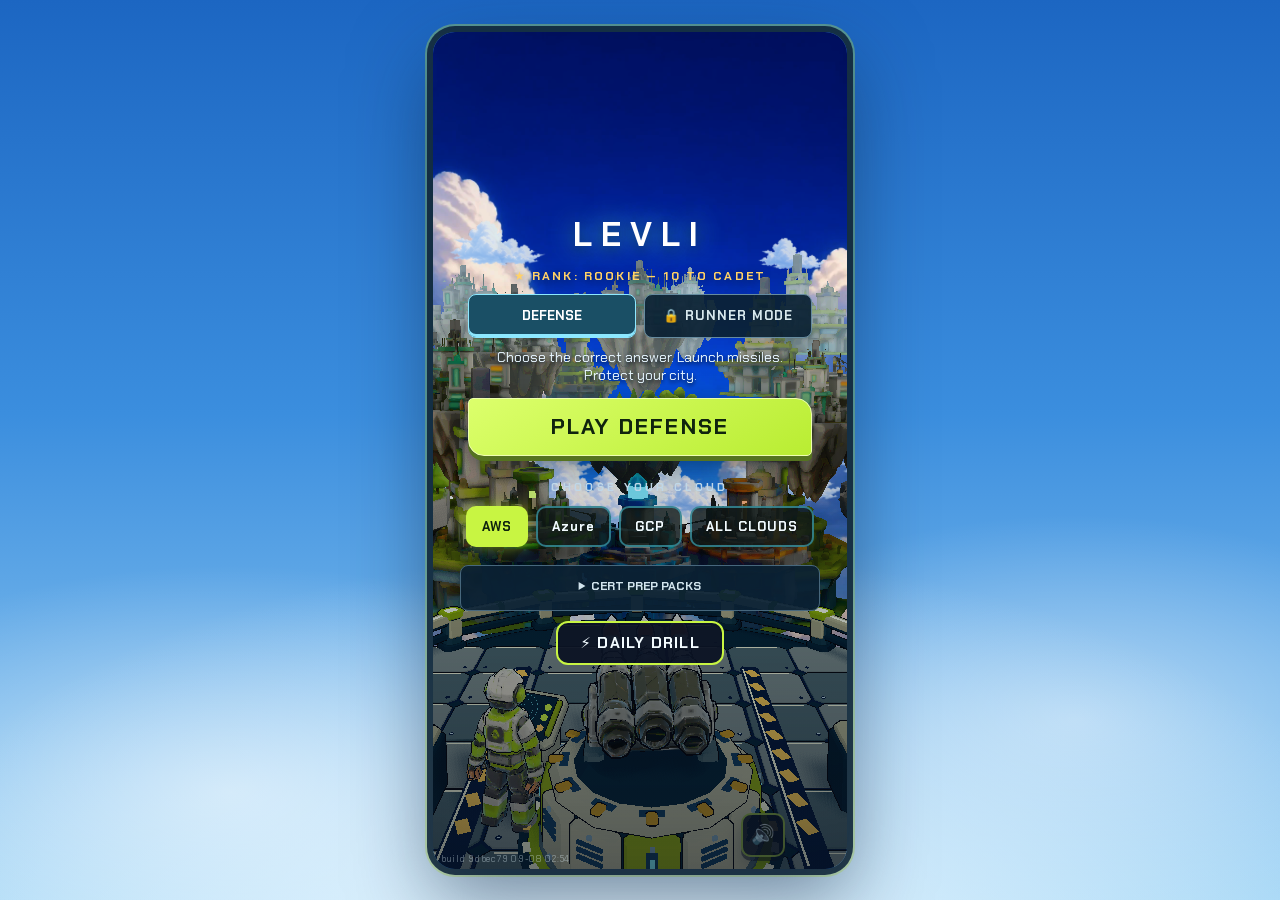
<file: index.html>
<!doctype html>
<html lang="en">
  <head>
    <meta charset="UTF-8" />
    <meta
      name="viewport"
      content="width=device-width, initial-scale=1.0, maximum-scale=1.0, user-scalable=no, viewport-fit=cover"
    />
    <meta name="theme-color" content="#2e7fd9" />
    <meta
      name="description"
      content="LEVLI: Cloud Defense — defend the floating cloud city by answering AWS and cloud-security questions."
    />
    <meta name="mobile-web-app-capable" content="yes" />
    <meta name="apple-mobile-web-app-status-bar-style" content="black-translucent" />
    <link
      rel="icon"
      href="data:image/svg+xml,%3Csvg xmlns='http://www.w3.org/2000/svg' viewBox='0 0 100 100'%3E%3Cpath d='M50 4 L90 20 V52 C90 76 72 92 50 98 C28 92 10 76 10 52 V20 Z' fill='%23c8f542' stroke='%232c3440' stroke-width='6'/%3E%3C/svg%3E"
    />
    <title>LEVLI: Cloud Defense</title>
    <script type="module" crossorigin src="./assets/index-xw18saVo.js"></script>
    <link rel="stylesheet" crossorigin href="./assets/index-BPCuMyrn.css">
  </head>
  <body>
    <div id="desktop-frame">
      <div id="game-root">
        <canvas id="game-canvas" aria-label="LEVLI Cloud Defense game scene"></canvas>
        <div id="hud"></div>
      </div>
    </div>
  </body>
</html>
</file>
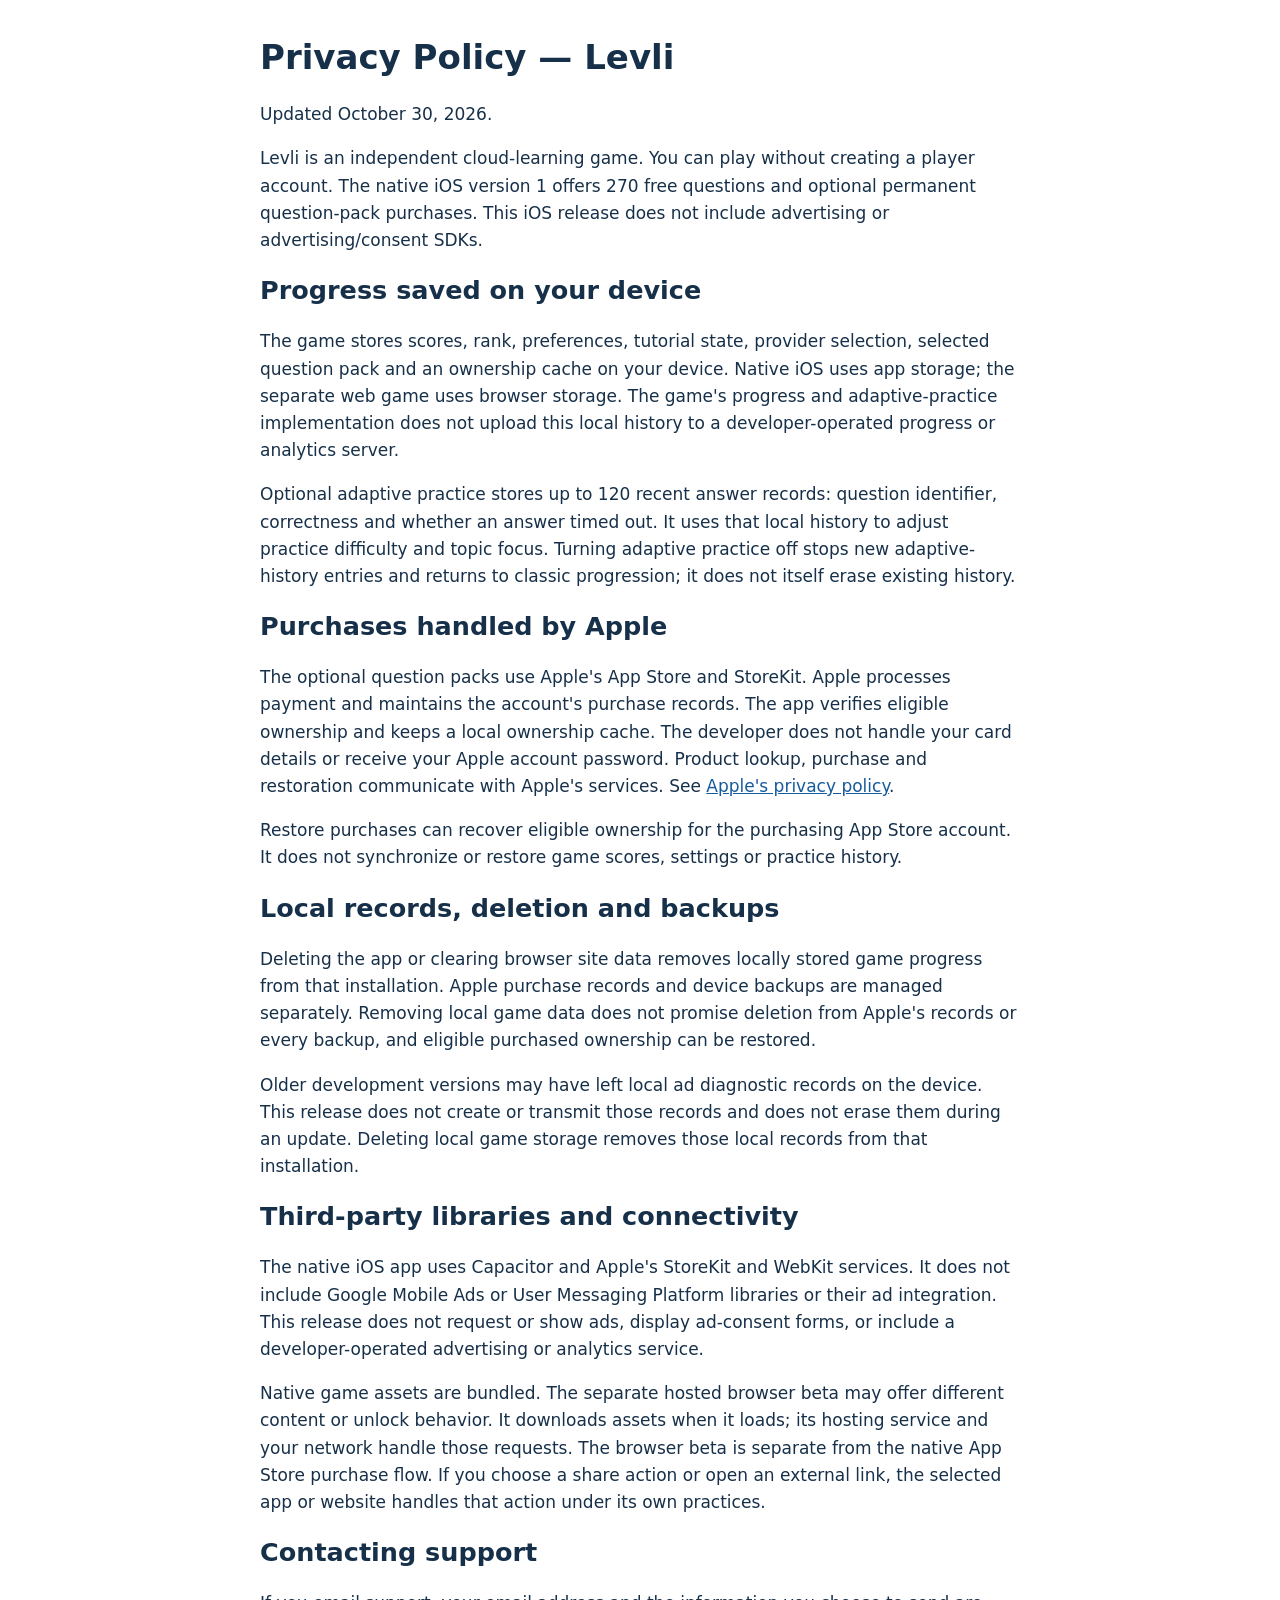
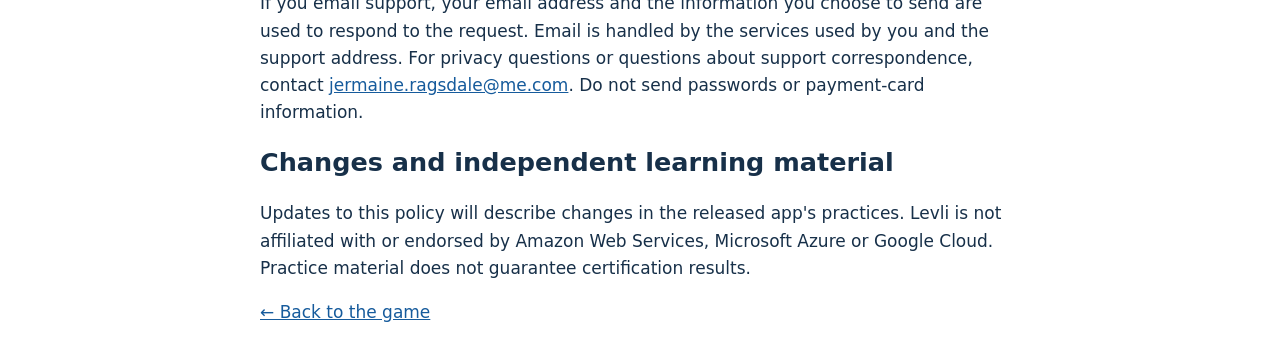
<file: privacy.html>
<!doctype html>
<html lang="en"><head><meta charset="utf-8"><meta name="viewport" content="width=device-width,initial-scale=1"><title>Privacy Policy — Levli</title><style>body{font:17px/1.6 system-ui,sans-serif;margin:36px auto;padding:0 20px;max-width:760px;color:#173049}a{color:#165b9c}h1,h2{line-height:1.25}.draft{padding:14px;background:#fff2ce;border:1px solid #d2aa43}</style></head><body>
<!-- Approved correction published October 30, 2026. -->
<h1>Privacy Policy — Levli</h1>
<p>Updated October 30, 2026.</p>
<p>Levli is an independent cloud-learning game. You can play without creating a player account. The native iOS version 1 offers 270 free questions and optional permanent question-pack purchases. This iOS release does not include advertising or advertising/consent SDKs.</p>
<h2>Progress saved on your device</h2>
<p>The game stores scores, rank, preferences, tutorial state, provider selection, selected question pack and an ownership cache on your device. Native iOS uses app storage; the separate web game uses browser storage. The game's progress and adaptive-practice implementation does not upload this local history to a developer-operated progress or analytics server.</p>
<p>Optional adaptive practice stores up to 120 recent answer records: question identifier, correctness and whether an answer timed out. It uses that local history to adjust practice difficulty and topic focus. Turning adaptive practice off stops new adaptive-history entries and returns to classic progression; it does not itself erase existing history.</p>
<h2>Purchases handled by Apple</h2>
<p>The optional question packs use Apple's App Store and StoreKit. Apple processes payment and maintains the account's purchase records. The app verifies eligible ownership and keeps a local ownership cache. The developer does not handle your card details or receive your Apple account password. Product lookup, purchase and restoration communicate with Apple's services. See <a href="https://www.apple.com/legal/privacy/" rel="noopener">Apple's privacy policy</a>.</p>
<p>Restore purchases can recover eligible ownership for the purchasing App Store account. It does not synchronize or restore game scores, settings or practice history.</p>
<h2>Local records, deletion and backups</h2>
<p>Deleting the app or clearing browser site data removes locally stored game progress from that installation. Apple purchase records and device backups are managed separately. Removing local game data does not promise deletion from Apple's records or every backup, and eligible purchased ownership can be restored.</p>
<p>Older development versions may have left local ad diagnostic records on the device. This release does not create or transmit those records and does not erase them during an update. Deleting local game storage removes those local records from that installation.</p>
<h2>Third-party libraries and connectivity</h2>
<p>The native iOS app uses Capacitor and Apple's StoreKit and WebKit services. It does not include Google Mobile Ads or User Messaging Platform libraries or their ad integration. This release does not request or show ads, display ad-consent forms, or include a developer-operated advertising or analytics service.</p>
<p>Native game assets are bundled. The separate hosted browser beta may offer different content or unlock behavior. It downloads assets when it loads; its hosting service and your network handle those requests. The browser beta is separate from the native App Store purchase flow. If you choose a share action or open an external link, the selected app or website handles that action under its own practices.</p>
<h2>Contacting support</h2>
<p>If you email support, your email address and the information you choose to send are used to respond to the request. Email is handled by the services used by you and the support address. For privacy questions or questions about support correspondence, contact <a href="mailto:jermaine.ragsdale@me.com">jermaine.ragsdale@me.com</a>. Do not send passwords or payment-card information.</p>
<h2>Changes and independent learning material</h2>
<p>Updates to this policy will describe changes in the released app's practices. Levli is not affiliated with or endorsed by Amazon Web Services, Microsoft Azure or Google Cloud. Practice material does not guarantee certification results.</p>
<p><a class="back" href="./index.html">← Back to the game</a></p>
</body></html>
</file>
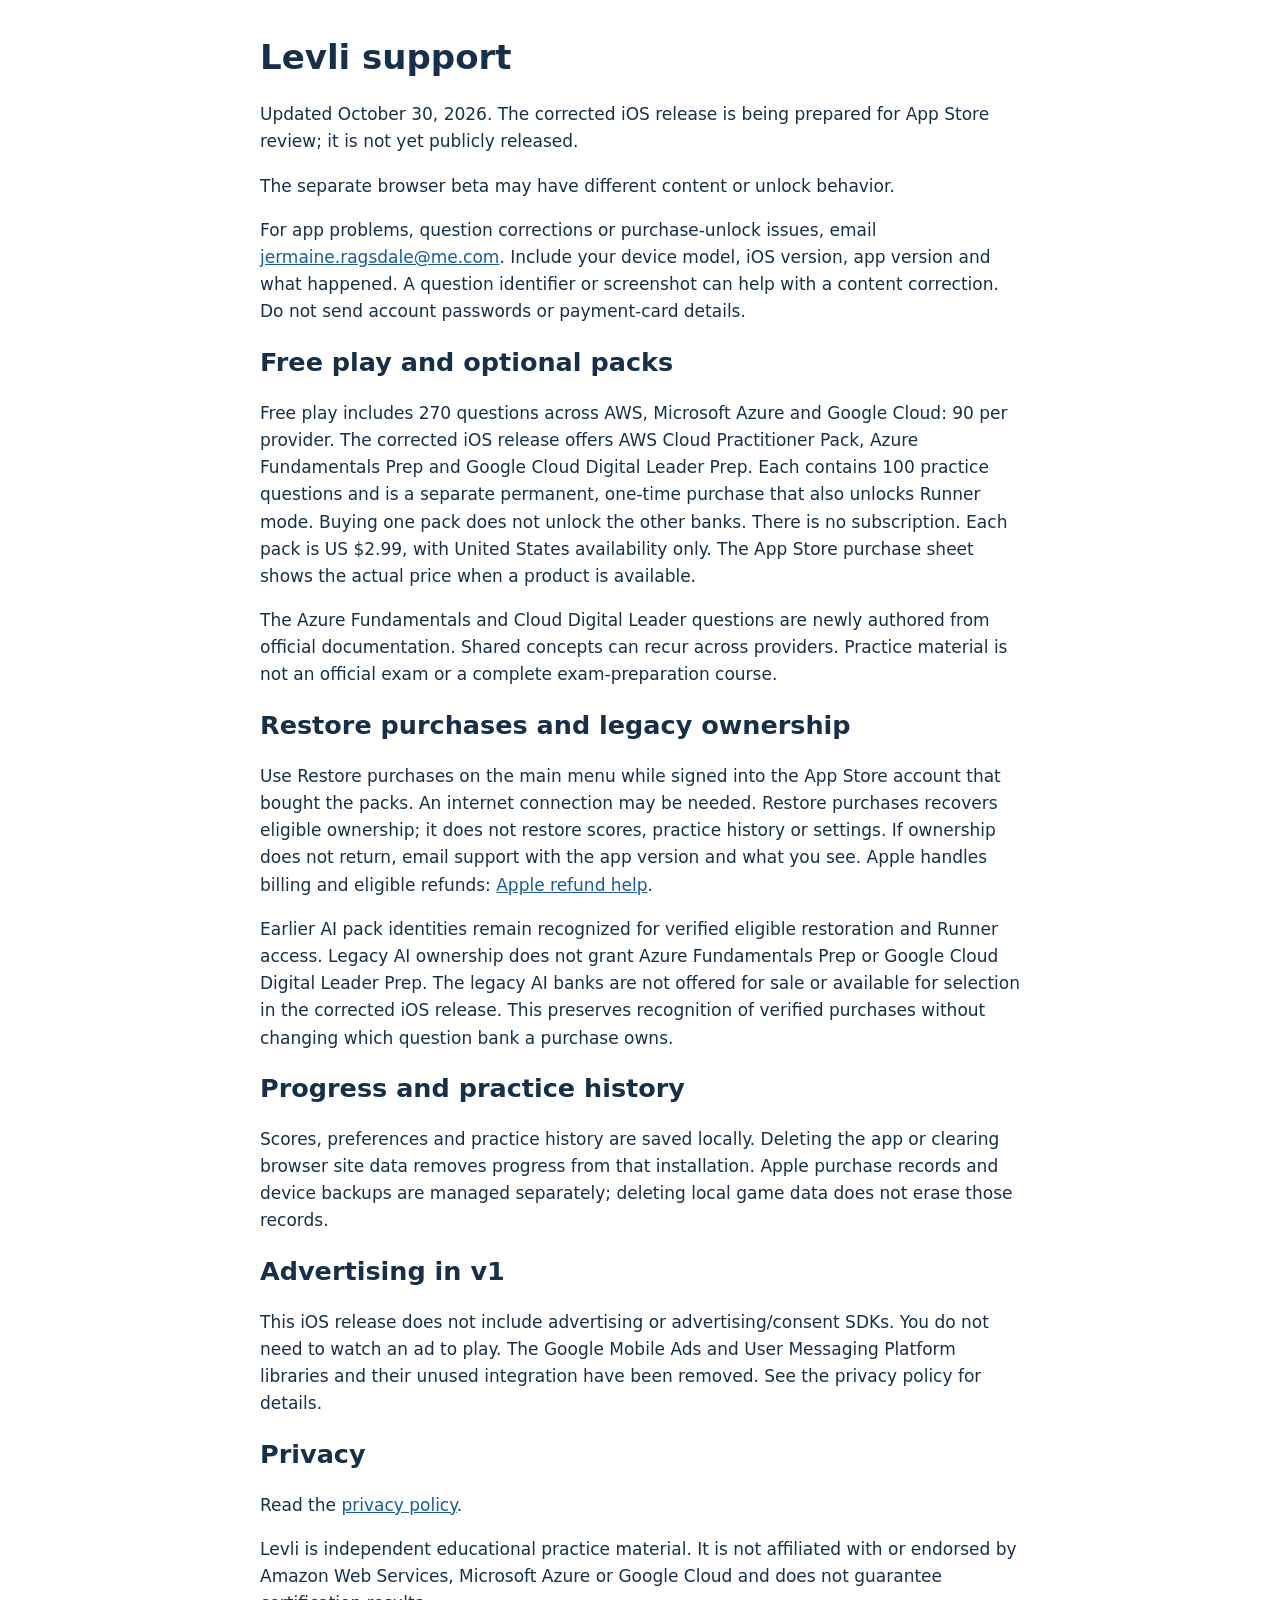
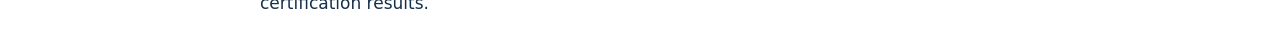
<file: support.html>
<!doctype html>
<html lang="en"><head><meta charset="utf-8"><meta name="viewport" content="width=device-width,initial-scale=1"><title>Support — Levli</title><style>body{font:17px/1.6 system-ui,sans-serif;margin:36px auto;padding:0 20px;max-width:760px;color:#173049}a{color:#165b9c}h1,h2{line-height:1.25}.draft{padding:14px;background:#fff2ce;border:1px solid #d2aa43}</style></head><body>
<!-- Approved correction published October 30, 2026. -->
<h1>Levli support</h1>
<p>Updated October 30, 2026. The corrected iOS release is being prepared for App Store review; it is not yet publicly released.</p>
<p>The separate browser beta may have different content or unlock behavior.</p>
<p>For app problems, question corrections or purchase-unlock issues, email <a href="mailto:jermaine.ragsdale@me.com">jermaine.ragsdale@me.com</a>. Include your device model, iOS version, app version and what happened. A question identifier or screenshot can help with a content correction. Do not send account passwords or payment-card details.</p>
<h2>Free play and optional packs</h2>
<p>Free play includes 270 questions across AWS, Microsoft Azure and Google Cloud: 90 per provider. The corrected iOS release offers AWS Cloud Practitioner Pack, Azure Fundamentals Prep and Google Cloud Digital Leader Prep. Each contains 100 practice questions and is a separate permanent, one-time purchase that also unlocks Runner mode. Buying one pack does not unlock the other banks. There is no subscription. Each pack is US $2.99, with United States availability only. The App Store purchase sheet shows the actual price when a product is available.</p>
<p>The Azure Fundamentals and Cloud Digital Leader questions are newly authored from official documentation. Shared concepts can recur across providers. Practice material is not an official exam or a complete exam-preparation course.</p>
<h2>Restore purchases and legacy ownership</h2>
<p>Use Restore purchases on the main menu while signed into the App Store account that bought the packs. An internet connection may be needed. Restore purchases recovers eligible ownership; it does not restore scores, practice history or settings. If ownership does not return, email support with the app version and what you see. Apple handles billing and eligible refunds: <a href="https://support.apple.com/118223">Apple refund help</a>.</p>
<p>Earlier AI pack identities remain recognized for verified eligible restoration and Runner access. Legacy AI ownership does not grant Azure Fundamentals Prep or Google Cloud Digital Leader Prep. The legacy AI banks are not offered for sale or available for selection in the corrected iOS release. This preserves recognition of verified purchases without changing which question bank a purchase owns.</p>
<h2>Progress and practice history</h2>
<p>Scores, preferences and practice history are saved locally. Deleting the app or clearing browser site data removes progress from that installation. Apple purchase records and device backups are managed separately; deleting local game data does not erase those records.</p>
<h2>Advertising in v1</h2>
<p>This iOS release does not include advertising or advertising/consent SDKs. You do not need to watch an ad to play. The Google Mobile Ads and User Messaging Platform libraries and their unused integration have been removed. See the privacy policy for details.</p>
<h2>Privacy</h2>
<p>Read the <a href="./privacy.html">privacy policy</a>.</p>
<p>Levli is independent educational practice material. It is not affiliated with or endorsed by Amazon Web Services, Microsoft Azure or Google Cloud and does not guarantee certification results.</p>
</body></html>
</file>
<file: assets/index-BPCuMyrn.css>
@font-face{font-family:Chakra Petch;font-style:normal;font-weight:400;font-display:swap;src:url(./chakra-petch-400-B4bAsm6z.woff2)format("woff2")}@font-face{font-family:Chakra Petch;font-style:normal;font-weight:700;font-display:swap;src:url(./chakra-petch-700-BVfRasCZ.woff2)format("woff2")}:root{--lime:#c8f542;--ink:#141d33;--glass:#0b1424e0;--lime-dark:#8fc21f;--cyan:#4fd8f0;--cyan-deep:#1f9fd0;--orange:#ff9b3d;--coral:#ff6a5e;--yellow:#ffd166;--panel-dark:#0b1424f0;--panel-border:#b9e94c;--hud-text:#f2fbff;--shadow-soft:0 4px 0 #09102080, 0 8px 18px #0a1e3c4d;--safe-top:env(safe-area-inset-top,0px);--safe-bottom:env(safe-area-inset-bottom,0px)}*{box-sizing:border-box;margin:0;padding:0}html,body{-webkit-user-select:none;user-select:none;-webkit-tap-highlight-color:transparent;touch-action:manipulation;background:#17395e;height:100%;font-family:Chakra Petch,Avenir Next Condensed,Arial Narrow,system-ui,-apple-system,sans-serif;overflow:hidden}#desktop-frame{background:radial-gradient(120% 90% at 50% 108%,#eaf7ff 0%,#eaf7ff00 52%),radial-gradient(60% 42% at 18% 88%,#ffffff8c 0%,#fff0 60%),radial-gradient(52% 38% at 84% 80%,#ffffff73 0%,#fff0 60%),linear-gradient(#1c66c2 0%,#3b8ede 46%,#9fd4f5 100%);justify-content:center;align-items:center;display:flex;position:fixed;inset:0}#game-root{background:#3b8ede;width:100%;height:100%;position:relative;overflow:hidden}@media (min-width:768px){#game-root{border-radius:22px;width:min(430px,46vh);height:min(93vh,932px);box-shadow:0 30px 80px #081e3c80,0 0 0 6px #0c2038d9,0 0 0 8px #c8f54259}}#game-canvas{width:100%;height:100%;display:block;position:absolute;inset:0}#game-root:after{content:"";pointer-events:none;z-index:1;background:radial-gradient(125% 95% at 50% 42%,#0000 60%,#0812281a 82%,#060e223d 100%);position:absolute;inset:0}#hud{z-index:2;pointer-events:none;color:var(--hud-text);position:absolute;inset:0;overflow:hidden}#hud button{pointer-events:auto;font-family:inherit}.hud-status{-webkit-backdrop-filter:blur(10px)saturate(1.3);top:calc(10px + var(--safe-top));background:linear-gradient(145deg,#173448,#091925 78%);border:2px solid #426176;border-top-color:#c8f542;border-radius:5px 14px;min-width:118px;padding:7px 12px 8px;position:absolute;left:10px;box-shadow:0 3px #07121e,inset 0 0 0 3px #102434}.hud-levli{letter-spacing:.32em;color:#cfe3d2;font-size:11px;font-weight:700}.hud-score{letter-spacing:.06em;color:var(--lime);font-variant-numeric:tabular-nums;text-shadow:0 2px #263913;font-size:26px;font-weight:800;line-height:1.05}.hud-best{letter-spacing:.14em;color:#9fc0d8;font-variant-numeric:tabular-nums;margin-top:1px;font-size:10px;font-weight:700}.hud-best:empty{display:none}.hud-status.record{border-color:var(--yellow);box-shadow:0 0 16px #ffd16659,0 4px #0a101c8c}.hud-status.record .hud-best{color:var(--yellow)}.hud-wave{letter-spacing:.18em;color:#e9f4ee;margin-top:2px;font-size:12px;font-weight:700}.hud-wave-bar{background:#ffffff2e;border-radius:3px;height:5px;margin-top:4px;overflow:hidden}.hud-wave-bar>div{background:var(--lime);border-radius:3px;width:30%;height:100%;transition:width .4s}.hud-combo{top:calc(186px + var(--safe-top));text-align:left;opacity:0;transition:opacity .25s,transform .25s cubic-bezier(.2,1.6,.4,1);position:absolute;left:14px;transform:scale(.8)}.hud-combo.visible{opacity:1;transform:scale(1)}.hud-combo .combo-label{letter-spacing:.28em;color:#fff;text-shadow:0 2px 6px #0a1e3c99;font-size:12px;font-weight:800}.hud-combo .combo-value{color:var(--lime);text-shadow:0 0 14px #c8f5428c,0 2px 4px #0a1e3c99;font-size:34px;font-weight:800;line-height:1}.hud-combo.bump .combo-value{animation:.35s cubic-bezier(.2,1.8,.4,1) combo-bump}@keyframes combo-bump{0%{transform:scale(1)}40%{transform:scale(1.35)}to{transform:scale(1)}}.hud-shields{-webkit-backdrop-filter:blur(10px)saturate(1.3);top:calc(10px + var(--safe-top));background:var(--glass);box-shadow:var(--shadow-soft);border:2px solid #b9e94ca6;border-radius:10px;gap:7px;padding:8px 10px;display:flex;position:absolute;right:10px}.shield-icon{width:22px;height:26px;transition:opacity .3s,filter .3s}.shield-icon.lost{opacity:.22;filter:grayscale()}.shield-icon.hit-flash{animation:.6s shield-flash}@keyframes shield-flash{0%,40%,80%{filter:brightness(3)drop-shadow(0 0 8px #ff6a5e)}20%,60%,to{filter:none}}.hud-question{-webkit-backdrop-filter:blur(10px)saturate(1.3);top:calc(104px + var(--safe-top));text-align:center;width:min(86%,370px);box-shadow:var(--shadow-soft), 0 0 18px #c8f5422e;clip-path:polygon(14px 0,calc(100% - 14px) 0,100% 12px,100% calc(100% - 12px),calc(100% - 14px) 100%,14px 100%,0 calc(100% - 12px),0 12px);opacity:0;background:linear-gradient(160deg,#193647,#081d2a 75%);border:2px solid #82adbf;border-radius:4px;padding:16px 18px 12px;font-size:18px;font-weight:700;line-height:1.35;transition:opacity .35s;position:absolute;left:50%;transform:translate(-50%)}.hud-question.visible{opacity:1}.hud-question:before{content:"";clip-path:inherit;pointer-events:none;border:1px solid #345b6b;position:absolute;inset:4px}.hud-question:after{content:"";pointer-events:none;background:linear-gradient(90deg,#54d9f4 65%,#0000 65% 70%,#c8f542 70%);width:24%;height:3px;position:absolute;top:2px;left:38%;transform:skew(-30deg)}.hud-timer{background:#ffffff29;border-radius:3px;height:5px;margin-top:8px;overflow:hidden}.hud-timer>div{background:var(--lime);border-radius:3px;width:100%;height:100%;transition:width .15s linear}.hud-timer>div.urgent{background:var(--coral)}.answer-label{box-sizing:border-box;-webkit-backdrop-filter:blur(6px)saturate(1.2);color:#fff;letter-spacing:.025em;overflow-wrap:normal;word-break:normal;text-align:center;text-shadow:0 1px 2px #000a14cc;cursor:pointer;background:linear-gradient(145deg,#184f6af7,#071b2bfa);border:2px solid #69d2fff2;border-radius:5px 13px;min-width:72px;max-width:calc(33.33% - 14px);padding:12px 7px;font-size:19px;font-weight:700;line-height:1.25;transition:transform .12s,box-shadow .2s,background .2s,border-color .2s;position:absolute;transform:translate(-50%,-50%);box-shadow:0 0 18px #4fd8f080,0 4px 14px #06101e59,inset 0 0 14px #4fd8f024}.answer-label:before{content:"";pointer-events:none;border:1px solid #96e1ff59;border-radius:2px 9px;position:absolute;inset:3px}.answer-label:after{content:"";pointer-events:none;background:#78dcfff2;border:1px solid #dcf5ffe6;width:11px;height:11px;position:absolute;bottom:-17px;left:50%;transform:translate(-50%)rotate(45deg);box-shadow:0 0 10px #4fd8f0e6}.answer-label[data-index="0"]:after{background:#b9e94cf2;box-shadow:0 0 10px #b9e94ce6}.answer-label[data-index="2"]:after{background:#f5a24bf2;box-shadow:0 0 10px #f5a24be6}.answer-label[data-index="0"]{border-color:#b9e94cf2;box-shadow:0 0 18px #b9e94c66,0 4px #09102080,inset 0 0 14px #b9e94c1f}.answer-label[data-index="2"]{border-color:#ff9b3df2;box-shadow:0 0 18px #ff9b3d66,0 4px #09102080,inset 0 0 14px #ff9b3d1f}.answer-label:focus-visible{outline:3px solid var(--yellow);outline-offset:2px}.answer-label:hover,.answer-label:focus-visible{outline:none;transform:translate(-50%,-50%)scale(1.07);box-shadow:0 0 22px #4fd8f0cc,inset 0 0 22px #4fd8f04d}.answer-label:active{transform:translate(-50%,-50%)scale(.96)}.answer-label.selected{border-color:var(--yellow);box-shadow:0 0 24px #ffd166d9}.answer-label.correct{border-color:var(--lime);text-shadow:0 0 10px #c8f542e6;background:#34580acc;box-shadow:0 0 26px #c8f542e6}.answer-label.correct:after{content:" ✓"}.answer-label.wrong{border-color:var(--coral);text-shadow:0 0 10px #ff6a5ee6;background:#60120ccc;animation:.4s wrong-shake;box-shadow:0 0 26px #ff6a5ee6}.answer-label.wrong:after{content:" ✕"}.answer-label.disabled{pointer-events:none}@keyframes wrong-shake{0%,to{transform:translate(-50%,-50%)}25%{transform:translate(calc(-50% - 6px),-50%)}75%{transform:translate(calc(6px - 50%),-50%)}}.hud-bossbar{top:calc(196px + var(--safe-top));border:2px solid var(--coral);background:#280e0ccc;border-radius:10px;flex-direction:column;align-items:center;gap:5px;padding:8px 16px;display:none;position:absolute;left:50%;transform:translate(-50%);box-shadow:0 0 18px #ff6a5e73}.hud-bossbar.visible{display:flex}.boss-label{letter-spacing:.22em;color:#ffd9d5;font-size:12px;font-weight:700}.boss-pips{gap:6px;display:flex}.boss-pip{background:var(--coral);border-radius:4px;width:34px;height:9px;transition:background .3s,box-shadow .3s;box-shadow:0 0 8px #ff6a5ecc}.boss-pip.lost{box-shadow:none;background:#ffffff29}.start-rank{letter-spacing:.18em;color:var(--yellow);text-shadow:0 2px 8px #0a1e3ccc;margin-top:2px;font-size:12px;font-weight:700}.start-best{letter-spacing:.14em;color:#cfe3d2;text-shadow:0 2px 8px #0a1e3ccc;font-variant-numeric:tabular-nums;margin-top:4px;font-size:12px;font-weight:700}.start-best:empty{display:none}.hud-newbest{letter-spacing:.08em;color:var(--yellow);background:var(--panel-dark);border:3px solid var(--yellow);opacity:0;pointer-events:none;z-index:30;white-space:nowrap;border-radius:14px;padding:10px 24px;font-size:26px;font-weight:800;position:absolute;top:26%;left:50%;transform:translate(-50%,-50%)scale(.6);box-shadow:0 4px #0a101c8c,0 0 26px #ffd16666}.hud-newbest.visible{animation:2.4s cubic-bezier(.22,1.2,.36,1) forwards newbest-pop}@keyframes newbest-pop{0%{opacity:0;transform:translate(-50%,-50%)scale(.5)}12%{opacity:1;transform:translate(-50%,-50%)scale(1.1)}22%{transform:translate(-50%,-50%)scale(1)}80%{opacity:1}to{opacity:0;transform:translate(-50%,-50%)scale(.94)}}.hud-banner{-webkit-backdrop-filter:blur(10px)saturate(1.3);z-index:6;left:50%;bottom:calc(15% + var(--safe-bottom));background:var(--glass);border:2px solid var(--panel-border);text-align:center;opacity:0;width:min(82%,360px);box-shadow:var(--shadow-soft);border-radius:12px;padding:12px 18px;font-size:15px;font-weight:700;line-height:1.4;transition:opacity .3s,transform .3s cubic-bezier(.2,1.4,.4,1);position:absolute;transform:translate(-50%)scale(.9)}.hud-banner.visible{opacity:1;transform:translate(-50%)scale(1)}.hud-banner.success{border-color:var(--lime);color:#eaffbe}.hud-banner.failure{border-color:var(--coral);color:#ffe1de}.hud-banner .banner-title{letter-spacing:.12em;margin-bottom:4px;font-size:20px;font-weight:800}.hud-banner.combat-feedback{top:var(--feedback-top);max-height:var(--feedback-height);pointer-events:auto;width:min(84%,355px);padding:9px 12px;font-size:13px;line-height:1.35;bottom:auto;overflow-y:auto}.hud-banner.combat-feedback .banner-title{letter-spacing:.055em;font-size:14px}.hud-banner.compact-feedback{padding:6px 10px}.hud-banner.compact-feedback .banner-title,.banner-outcome{display:none}.hud-banner.compact-feedback .banner-outcome{margin-bottom:3px;font-size:11px;font-weight:700;line-height:1.2;display:block}.hud-banner.wave-intro{box-shadow:none;letter-spacing:.3em;color:#fff;text-shadow:0 0 24px #4fd8f0e6,0 4px 10px #0a1e3cb3;background:0 0;border:none;font-size:40px;font-weight:800;top:40%;bottom:auto}.hud-utils{right:10px;bottom:calc(12px + var(--safe-bottom));gap:8px;display:flex;position:absolute}.util-btn{-webkit-backdrop-filter:blur(10px)saturate(1.3);background:var(--glass);width:44px;height:44px;color:var(--hud-text);cursor:pointer;box-shadow:var(--shadow-soft);border:2px solid #b9e94ca6;border-radius:10px;justify-content:center;align-items:center;font-size:19px;transition:transform .1s;display:flex}.util-btn:active{transform:scale(.92)}.util-btn.off{opacity:.55}.hud-gameover,.hud-pause{-webkit-backdrop-filter:blur(3px);backdrop-filter:blur(3px);text-align:center;background:#08101ec7;flex-direction:column;justify-content:center;align-items:center;gap:14px;padding:24px;display:none;position:absolute;inset:0}.hud-gameover.visible,.hud-pause.visible{display:flex}.hud-gameover h2,.hud-pause h2{letter-spacing:.2em;color:var(--coral);text-shadow:0 0 18px #ff6a5e99;font-size:30px}.hud-pause h2{color:var(--cyan);text-shadow:0 0 18px #4fd8f099}#hud:has(.hud-pause.visible) :is(.hud-question,.answer-label,.hud-banner,.hud-modifier){visibility:hidden!important;pointer-events:none!important}.runner-hud:has(.runner-pause.visible) :is(.runner-question,.runner-lanes,.runner-feedback,.runner-hint){visibility:hidden!important;pointer-events:none!important}.hud-gameover .go-stats{color:#dcedf5;width:min(88%,360px);font-size:16px;line-height:1.5}.go-verdict{text-align:center;color:var(--hud-text);background:#101a18b8;border:2px solid #ffffff38;border-radius:12px;margin-bottom:12px;padding:10px 14px}.go-verdict.record{border-color:var(--yellow);background:#ffd1661f;box-shadow:0 0 18px #ffd16640}.go-verdict-title{letter-spacing:.08em;font-size:16px;font-weight:800}.go-verdict.record .go-verdict-title{color:var(--yellow)}.go-verdict-sub{opacity:.85;margin-top:3px;font-size:12px}.go-grid{text-align:left;background:#101a18b8;border:2px solid #b9e94c80;border-radius:12px;grid-template-columns:1fr 1fr;gap:8px 14px;padding:14px 16px;display:grid}.go-cell .go-label{letter-spacing:.22em;color:#9fb8a8;font-size:10px;font-weight:700}.go-cell .go-value{color:var(--lime);font-size:19px;font-weight:700}.go-review{text-align:left;background:#280e0cbf;border:2px solid #ff6a5e99;border-radius:12px;margin-top:12px;padding:12px 16px}.go-review .go-review-title{letter-spacing:.22em;color:#e8a09a;font-size:10px;font-weight:700}.go-review-list{-webkit-overflow-scrolling:touch;overscroll-behavior:contain;pointer-events:auto;max-height:min(30vh,260px);margin-top:4px;padding-right:6px;overflow-y:auto}.go-review-item{padding:8px 0}.go-review-item+.go-review-item{border-top:1px solid #ff6a5e40}.go-hit-q{color:#fff;margin-top:4px;font-size:14px;font-weight:700}.go-hit-a{color:var(--lime);margin-top:2px;font-size:14px;font-weight:700}.go-hit-x{color:#f4d9d6;margin-top:2px;font-size:12.5px;line-height:1.45}.go-buttons{gap:12px;margin-top:10px;display:flex}.go-retry,.pause-resume{letter-spacing:.14em;color:#10240e;background:var(--lime);cursor:pointer;border:none;border-radius:12px;padding:14px 40px;font-family:inherit;font-size:20px;font-weight:700;transition:transform .1s;box-shadow:0 0 24px #c8f5428c}.go-retry:active,.pause-resume:active{transform:scale(.95)}.go-menu,.go-share,.pause-menu{letter-spacing:.12em;color:var(--hud-text);cursor:pointer;background:#101a18d9;border:2px solid #b9e94c80;border-radius:12px;padding:14px 22px;font-family:inherit;font-size:15px;font-weight:700;transition:transform .1s}.go-menu:active,.go-share:active,.pause-menu:active{transform:scale(.95)}.hud-gameover{padding:max(16px, env(safe-area-inset-top)) max(16px, env(safe-area-inset-right)) max(16px, env(safe-area-inset-bottom)) max(16px, env(safe-area-inset-left));gap:12px}.hud-gameover h2{flex-shrink:0;margin:0;font-size:clamp(22px,6vw,30px)}.hud-gameover .go-stats{overscroll-behavior:contain;pointer-events:auto;flex:0 auto;width:min(100%,360px);min-height:0;overflow-y:auto}.hud-gameover .go-grid{grid-template-columns:minmax(0,1fr) minmax(0,1fr)}.hud-gameover .go-cell .go-value{overflow-wrap:anywhere;font-size:17px}.hud-gameover .go-score-hero{border-bottom:1px solid #b9e94c40;grid-column:1/-1;padding-bottom:8px}.hud-gameover .go-score-hero .go-value{text-shadow:0 0 18px #c8f54240;font-size:38px;line-height:1.2}.hud-gameover .go-study{grid-column:1/-1}.hud-gameover details.go-review{padding:0 14px}.hud-gameover summary.go-review-title{letter-spacing:.08em;cursor:pointer;pointer-events:auto;min-height:48px;padding:14px 0;font-size:11px}.hud-gameover summary:focus-visible,.hud-gameover button:focus-visible{outline:3px solid var(--cyan);outline-offset:-3px}.hud-gameover .go-review-list{max-height:none;margin:0;padding:0 0 10px;overflow:visible}.hud-gameover .go-buttons{flex-shrink:0;grid-template-columns:minmax(0,1fr) minmax(0,1fr);gap:10px;width:min(100%,360px);margin-top:0;display:grid}.hud-gameover .go-retry{grid-column:1/-1;min-height:54px}.hud-gameover .go-share,.hud-gameover .go-menu{min-height:46px;padding:12px 8px;font-size:13px}.hud-tutorial{-webkit-backdrop-filter:blur(2px);backdrop-filter:blur(2px);pointer-events:auto;z-index:5;background:#08101e9e;justify-content:center;align-items:center;display:flex;position:absolute;inset:0}.tut-card{background:var(--glass);border:2px solid var(--panel-border);text-align:center;width:min(84%,330px);box-shadow:var(--shadow-soft), 0 0 26px #c8f54240;border-radius:16px;padding:26px 22px 22px}.tut-emoji{font-size:44px;line-height:1}.tut-title{letter-spacing:.16em;color:var(--lime);margin-top:12px;font-size:20px;font-weight:700}.tut-body{color:#e8f3f8;margin-top:10px;font-size:15px;line-height:1.5}.tut-next{letter-spacing:.12em;color:#10240e;background:var(--lime);cursor:pointer;border:none;border-radius:10px;margin-top:18px;padding:12px 38px;font-family:inherit;font-size:17px;font-weight:700;transition:transform .1s;box-shadow:0 0 18px #c8f54280}.tut-next:active{transform:scale(.95)}.hud-flash{opacity:0;pointer-events:none;background:#fff2c8;position:absolute;inset:0}.hud-flash.active{animation:.4s ease-out screen-flash}@keyframes screen-flash{0%{opacity:.55}to{opacity:0}}.hud-start{padding:max(90px, 20vh) 16px calc(30px + var(--safe-bottom));cursor:default;pointer-events:auto;background:linear-gradient(#08101e00 40%,#08101e8c 100%);flex-direction:column;justify-content:flex-start;align-items:center;gap:10px;display:flex;position:absolute;inset:0;overflow-y:auto}.menu-open>.hud-status,.menu-open>.hud-shields,.menu-open>.hud-combo,.menu-open .hud-utils .util-btn:last-child{visibility:hidden;pointer-events:none}.hud-start.hidden{display:none}.hud-start>*{flex-shrink:0;animation:.5s cubic-bezier(.2,1.4,.4,1) backwards menu-in}.hud-start>:first-child{animation-delay:50ms}.hud-start>:nth-child(2){animation-delay:.1s}.hud-start>:nth-child(3){animation-delay:.15s}.hud-start>:nth-child(4){animation-delay:.2s}.hud-start>:nth-child(5){animation-delay:.25s}.hud-start>:nth-child(6){animation-delay:.3s}.hud-start>:nth-child(7){animation-delay:.35s}.hud-start>:nth-child(8){animation-delay:.4s}.hud-start>:nth-child(9){animation-delay:.45s}@keyframes menu-in{0%{opacity:0;transform:translateY(26px)}}.hud-start .start-title{letter-spacing:.26em;color:#fff;text-shadow:0 0 24px #4fd8f0e6,0 4px 12px #0a1e3ccc;font-size:34px;font-weight:800;animation:.5s cubic-bezier(.2,1.4,.4,1) 50ms backwards menu-in,4.2s ease-in-out .6s infinite title-float}@keyframes title-float{50%{transform:translateY(-6px)}}.hud-start .start-sub{letter-spacing:.22em;color:var(--lime);font-size:15px;font-weight:700;animation:1.4s ease-in-out infinite start-pulse}.start-pick-label{letter-spacing:.3em;color:#bfd7e8;margin-top:6px;font-size:11px;font-weight:700}.start-providers{gap:8px;margin:2px 0 8px;display:flex}.provider-btn{letter-spacing:.08em;color:var(--hud-text);cursor:pointer;background:#101a18cc;border:2px solid #4fd8f080;border-radius:10px;padding:10px 14px;font-family:inherit;font-size:13px;font-weight:700;transition:transform .1s,border-color .15s,background .15s}.provider-btn:active{transform:scale(.94)}.start-packs{flex-wrap:wrap;justify-content:center;gap:8px;max-width:92%;margin:2px 0 8px;display:flex}.pack-btn{border-color:#ffd1668c;padding:9px 12px;font-size:12px}.pack-btn.locked{opacity:.75}.pack-btn.selected{color:#241d05;background:var(--yellow);border-color:var(--yellow);box-shadow:0 0 16px #ffd1668c}.provider-btn.selected{color:#10240e;background:var(--lime);border-color:var(--lime);box-shadow:0 0 16px #c8f5428c}@keyframes start-pulse{0%,to{opacity:1}50%{opacity:.35}}@media (prefers-reduced-motion:reduce){.hud-combo,.hud-banner,.answer-label,.hud-question{transition:none}.hud-combo.bump .combo-value,.answer-label.wrong,.hud-flash.active,.hud-start .start-sub{animation:none}}.hud-modifier{top:calc(178px + var(--safe-top));border:2px solid var(--yellow);color:var(--yellow);letter-spacing:.14em;-webkit-backdrop-filter:blur(8px);opacity:0;pointer-events:none;z-index:1;background:#281a06b8;border-radius:999px;padding:7px 16px;font-size:13px;font-weight:700;transition:opacity .3s,transform .3s cubic-bezier(.2,1.5,.4,1);position:absolute;left:50%;transform:translate(-50%)scale(.9);box-shadow:0 0 16px #ffd16666}.hud-modifier.visible{opacity:1;transform:translate(-50%)scale(1)}.restore-btn{letter-spacing:.08em;color:#cfe3ea;cursor:pointer;background:0 0;border:none;margin-top:2px;padding:8px 14px;font-family:inherit;font-size:12px;font-weight:700;text-decoration:underline}.build-stamp{left:8px;bottom:calc(4px + var(--safe-bottom));letter-spacing:.08em;color:#dcedf566;pointer-events:none;z-index:7;font-size:9px;position:absolute}.runner-mode-btn{letter-spacing:.08em;color:var(--hud-text);background:var(--panel-dark);border:2px solid var(--panel-border);cursor:pointer;border-radius:12px;margin-top:10px;padding:10px 22px;font-family:inherit;font-size:.95rem;font-weight:700}.runner-mode-btn.locked{opacity:.65;border-color:#7a8494;font-size:.72rem}.hud-start .runner-mode-btn:not(.locked){animation:.5s cubic-bezier(.2,1.4,.4,1) .35s backwards menu-in,2.6s ease-in-out 1s infinite runner-glow}@keyframes runner-glow{0%,to{box-shadow:0 0 #4fd8f000}50%{box-shadow:0 0 18px #4fd8f08c}}.drill-btn{letter-spacing:.08em;color:var(--hud-text);background:var(--panel-dark);border:2px solid var(--lime);cursor:pointer;border-radius:12px;margin-top:10px;padding:10px 22px;font-family:inherit;font-size:.95rem;font-weight:700}.hud-start .drill-btn:not(.done){animation:.5s cubic-bezier(.2,1.4,.4,1) .3s backwards menu-in,2.6s ease-in-out .8s infinite drill-glow}.drill-btn.done{border-color:var(--panel-border);opacity:.8}@keyframes drill-glow{0%,to{box-shadow:0 0 #c8f54200}50%{box-shadow:0 0 18px #c8f54280}}.start-packs.pulse{animation:.9s packs-pulse}@keyframes packs-pulse{0%,to{transform:scale(1)}30%{transform:scale(1.06)}60%{transform:scale(.99)}}.runner-hud{pointer-events:none;z-index:30;display:none;position:absolute;inset:0}.runner-hud.visible{display:block}.runner-top{top:calc(10px + var(--safe-top));align-items:center;gap:12px;display:flex;position:absolute;left:12px;right:12px}.runner-score{color:var(--lime);background:var(--glass);border:2px solid var(--panel-border);border-radius:10px;flex-direction:column;padding:6px 14px;font-size:1.3rem;font-weight:700;line-height:1.1;display:flex}.runner-best{letter-spacing:.1em;color:#9fc0d8;font-variant-numeric:tabular-nums;font-size:.58rem;font-weight:700}.runner-best:empty{display:none}.runner-score.record{border-color:var(--yellow);box-shadow:0 0 14px #ffd16666}.runner-score.record .runner-best{color:var(--yellow)}.runner-combo{color:#ffd166;background:var(--glass);border:2px solid var(--panel-border);opacity:0;border-radius:10px;padding:6px 10px;font-size:.85rem;font-weight:700;transition:opacity .2s}.runner-combo.visible{opacity:1}.runner-popup{letter-spacing:.02em;pointer-events:none;-webkit-text-stroke:1.5px #0a121cd9;text-shadow:0 3px 14px #000000b3;font-size:2.8rem;font-weight:700;animation:1s ease-out forwards runner-popup-float;position:absolute;transform:translate(-50%,-50%)}.runner-popup.good{color:var(--lime)}.runner-popup.bad{color:#ff6a5e}@keyframes runner-popup-float{0%{opacity:0;transform:translate(-50%,-50%)scale(.5)}15%{opacity:1;transform:translate(-50%,-50%)scale(1.2)}to{opacity:0;transform:translate(-50%,calc(-50% - 100px))scale(1)}}.hud-start .start-sub{color:#10240e;letter-spacing:.1em;cursor:pointer;background:linear-gradient(150deg,#dcff6c,#b9ed32);border:1px solid #edffb0;border-radius:5px 16px;width:min(90%,360px);min-height:58px;margin:4px 0 8px;padding:14px 20px;font:700 22px/1.2 Chakra Petch,sans-serif;animation:none;box-shadow:0 5px #557320,0 8px 24px #07172480}.start-modes{gap:8px;width:min(90%,360px);display:flex}.hud-start .start-modes .mode-choice{color:#d7e8ed;opacity:1;cursor:pointer;background:#0b2234ed;border:1px solid #668b9f;border-radius:8px;flex:1;min-height:44px;margin:0;padding:8px;font:700 13px Chakra Petch,sans-serif;animation:none}.hud-start .start-modes .mode-choice[aria-pressed=true]{color:#fff;background:#1a4f65;border-color:#8de8ff;box-shadow:inset 0 -3px #8de8ff}.start-mode-description{text-align:center;color:#e7f6ff;text-shadow:0 2px 4px #00101d;max-width:340px;min-height:36px;padding:0 8px;font-size:14px;line-height:1.3}.start-pack-details{text-align:center;background:#0b2234ed;border:1px solid #47677c;border-radius:8px;width:min(94%,380px)}.start-pack-summary{color:#d2e4ed;cursor:pointer;min-height:44px;padding:12px;font-size:12px;font-weight:700}.start-pack-details .start-packs{max-width:100%;padding:0 8px 8px}.hud-start .drill-btn{min-height:44px;margin-top:0;animation:none}.hud-start button:focus-visible,.start-pack-summary:focus-visible{outline-offset:3px;outline:3px solid #fff}@media (max-height:760px){.hud-start{padding-top:max(34px, var(--safe-top));gap:7px}}.runner-steer{bottom:calc(26px + var(--safe-bottom));pointer-events:auto;width:64px;height:64px;color:var(--hud-text);background:var(--glass);border:2px solid var(--panel-border);cursor:pointer;opacity:.85;border-radius:16px;font-size:1.5rem;position:absolute}.runner-steer:active{background:#c8f54240}.runner-steer-l{left:16px}.runner-steer-r{right:16px}.runner-score.bump{animation:.28s ease-out runner-score-pop}@keyframes runner-score-pop{0%{transform:scale(1)}35%{transform:scale(1.14)}to{transform:scale(1)}}.runner-lane,.runner-steer,.runner-iconbtn,.runner-exit{transition:transform 80ms ease-out}.runner-lane:active{transform:scale(.96)}.runner-steer:active,.runner-iconbtn:active,.runner-exit:active{transform:scale(.92)}.runner-shields{gap:6px;display:flex}.runner-shield{background:var(--lime);border:1px solid #eaffbe;border-radius:4px;width:16px;height:16px}.runner-shield.lost{background:#3a4450;border-color:#5d6a78}.runner-exit,.runner-iconbtn{pointer-events:auto;width:40px;height:40px;color:var(--hud-text);background:var(--glass);border:2px solid var(--panel-border);cursor:pointer;border-radius:10px;font-size:1.1rem}.runner-music{margin-left:auto}.runner-iconbtn.off{opacity:.45}.runner-over.runner-pause h2{color:var(--cyan)}.runner-question{top:calc(64px + var(--safe-top));text-align:center;width:min(92%,560px);color:var(--hud-text);background:linear-gradient(160deg,#193647,#081d2a 75%);border:2px solid #82adbf;border-radius:4px 14px;padding:12px 16px;font-size:1.1rem;font-weight:700;position:absolute;left:50%;transform:translate(-50%);box-shadow:0 6px 18px #06101e4d,inset 0 0 0 3px #153441}.runner-clean{color:#c8e7ed;letter-spacing:.04em;white-space:nowrap;pointer-events:none;background:#0a2535ed;border:1px solid #70939d;border-radius:6px;align-items:center;gap:5px;height:24px;padding:0 10px;font-size:10px;font-weight:700;display:flex;position:absolute;left:50%;transform:translate(-50%)}.runner-clean>span:first-child{margin-right:5px}.runner-clean-pip{border:1px solid #789daa;border-radius:2px;width:7px;height:7px}.runner-clean-pip.filled{background:var(--lime);border-color:var(--lime)}.runner-clean.earned{color:var(--lime);border-color:var(--lime);box-shadow:0 0 12px #c7fa3933}.runner-clean.no-room,.runner-hud.pre-question .runner-clean{visibility:hidden}.runner-hud:has(.runner-over.visible) .runner-clean{visibility:hidden}.runner-lanes{justify-content:center;gap:3%;padding:0 2%;display:flex;position:absolute;top:27%;left:0;right:0}.runner-lane{pointer-events:auto;max-width:31%;min-height:58px;color:var(--hud-text);text-shadow:0 1px 2px #000a14cc;cursor:pointer;background:linear-gradient(145deg,#184f6af7,#071b2bfa);border:2px solid;border-radius:5px 13px;flex:1 1 0;padding:8px 6px;font-family:inherit;font-size:.85rem;font-weight:700;line-height:1.25;position:relative;box-shadow:0 4px 14px #06101e59,inset 0 0 14px #4fd8f024}.runner-lane-0{border-color:var(--lime)}.runner-lane-1{border-color:var(--cyan)}.runner-lane-2{border-color:var(--orange)}.runner-lane:before{content:"";pointer-events:none;border:1px solid #96e1ff59;border-radius:2px 9px;position:absolute;inset:3px}.runner-lane:after{content:attr(data-status);letter-spacing:.04em;color:#c8dce6;height:2.5em;margin-top:5px;font-size:10px;line-height:1.25;display:block}.runner-lane[aria-pressed=true]{box-shadow:0 0 0 2px #fff,0 0 18px #4fd8f066}.runner-lane[data-hazard=true]:after{color:#ffd166;font-weight:700}.runner-hud.pre-question .runner-question,.runner-hud.pre-question .runner-lanes{opacity:0;transition:opacity .2s}.runner-countdown{letter-spacing:.14em;pointer-events:none;-webkit-text-stroke:2px #0a121cd9;text-shadow:0 4px 18px #000000a6;opacity:0;font-size:3.4rem;font-weight:800;position:absolute;top:38%;left:50%;transform:translate(-50%,-50%)}.runner-countdown.visible{opacity:1;animation:.75s cubic-bezier(.2,1.6,.4,1) runner-count-pop}.runner-countdown[data-stage="0"]{color:#fff}.runner-countdown[data-stage="1"]{color:var(--yellow)}.runner-countdown[data-stage="2"]{color:var(--lime)}@keyframes runner-count-pop{0%{opacity:0;transform:translate(-50%,-50%)scale(.35)}30%{opacity:1;transform:translate(-50%,-50%)scale(1.18)}to{transform:translate(-50%,-50%)scale(1)}}.runner-hint{bottom:calc(30px + var(--safe-bottom));letter-spacing:.08em;color:var(--cyan);background:var(--panel-dark);border:2px solid var(--cyan);white-space:pre-line;text-align:center;pointer-events:none;opacity:0;border-radius:10px;width:calc(100% - 184px);max-width:280px;padding:8px 14px;font-size:12px;font-weight:700;transition:opacity .25s;position:absolute;left:50%;transform:translate(-50%)}.runner-hint.visible{opacity:1;animation:.35s cubic-bezier(.2,1.6,.4,1) runner-feedback-pop}.runner-feedback{top:var(--runner-feedback-top,calc(27% + 100px));white-space:pre-line;letter-spacing:.06em;color:var(--coral);background:var(--panel-dark);border:2px solid var(--coral);opacity:0;text-align:center;border-radius:10px;max-width:90%;padding:8px 16px;font-size:.85rem;font-weight:700;transition:opacity .15s;position:absolute;left:50%;transform:translate(-50%)}.runner-feedback.visible{opacity:1;animation:.35s cubic-bezier(.2,1.6,.4,1) runner-feedback-pop}@keyframes runner-feedback-pop{0%{transform:translate(-50%)scale(.6)}to{transform:translate(-50%)scale(1)}}.runner-feedback.good{color:var(--lime);border-color:var(--lime)}.runner-over{pointer-events:auto;background:#0a121cd1;flex-direction:column;justify-content:center;align-items:center;gap:18px;display:none;position:absolute;inset:0}.runner-over.visible{display:flex}.runner-over h2{color:var(--coral);letter-spacing:.14em;font-size:1.6rem}.runner-over-stats{flex-wrap:wrap;justify-content:center;gap:22px;display:flex}.runner-over-verdict{text-align:center;letter-spacing:.08em;color:var(--hud-text);flex-direction:column;flex-basis:100%;gap:2px;font-size:1rem;font-weight:800;display:flex}.runner-over-verdict small{letter-spacing:.04em;opacity:.85;font-size:.72rem;font-weight:600}.runner-over-verdict.record{color:var(--yellow)}.runner-over-cell{color:var(--hud-text);flex-direction:column;align-items:center;gap:4px;display:flex}.runner-over-cell span{opacity:.75;letter-spacing:.1em;font-size:.7rem}.runner-over-cell strong{color:var(--lime);font-size:1.25rem}.runner-over-buttons{gap:14px;display:flex}#hud.runner-on .hud-status,#hud.runner-on .hud-shields,#hud.runner-on .hud-combo,#hud.runner-on .hud-modifier,#hud.runner-on .hud-question,#hud.runner-on .hud-bossbar,#hud.runner-on .hud-utils{display:none}
</file>
